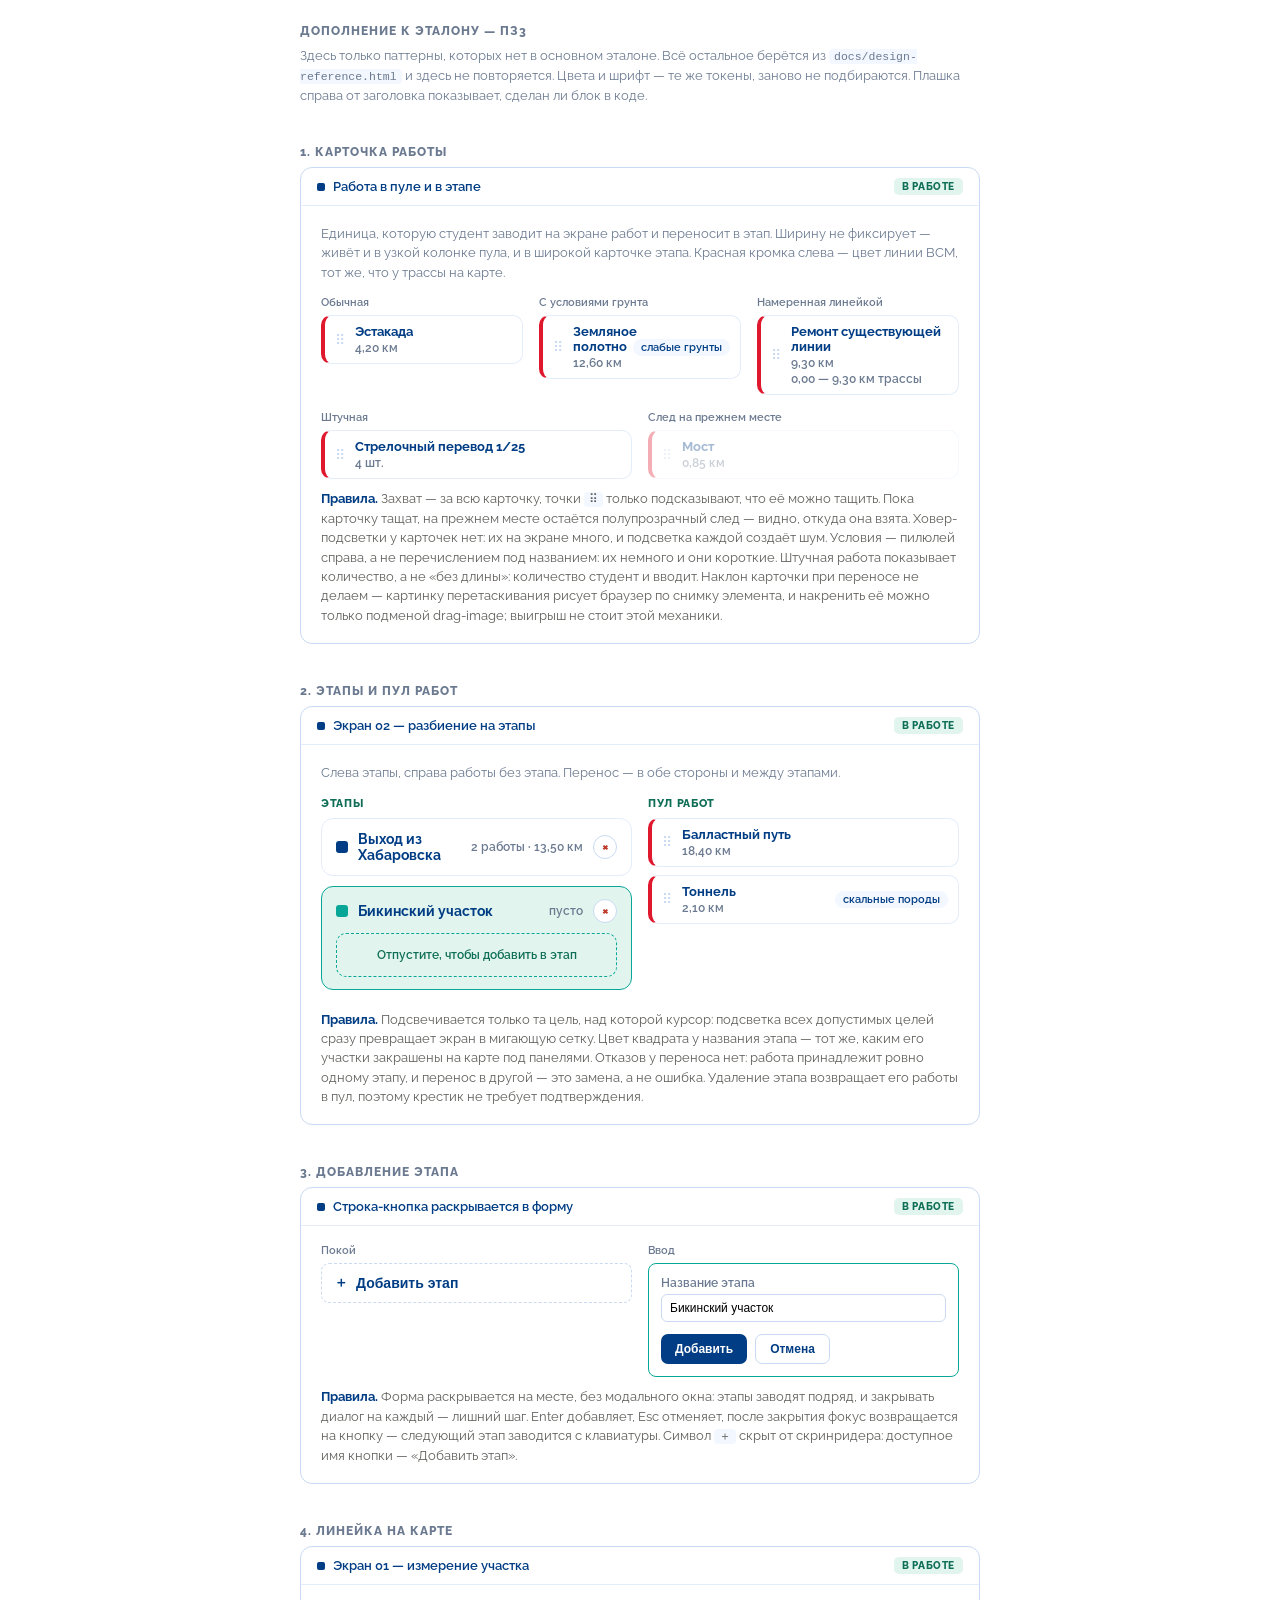
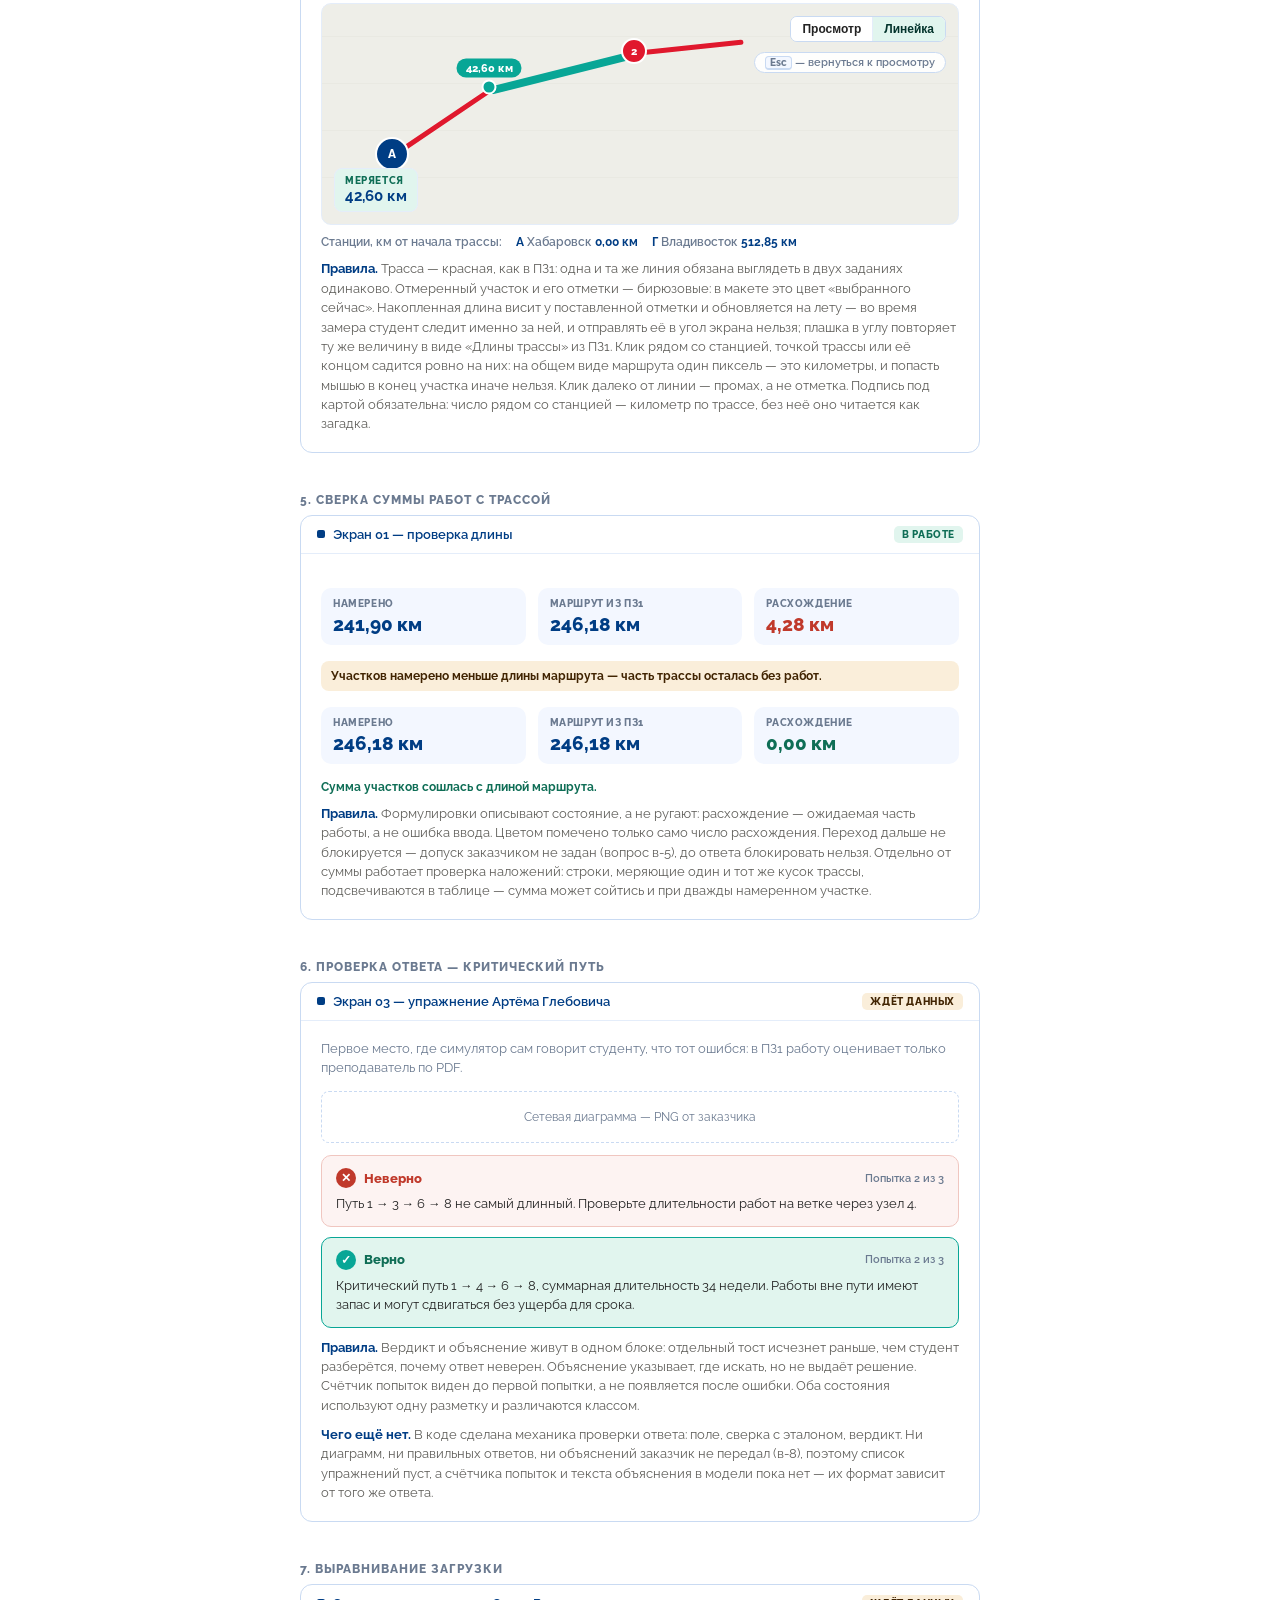
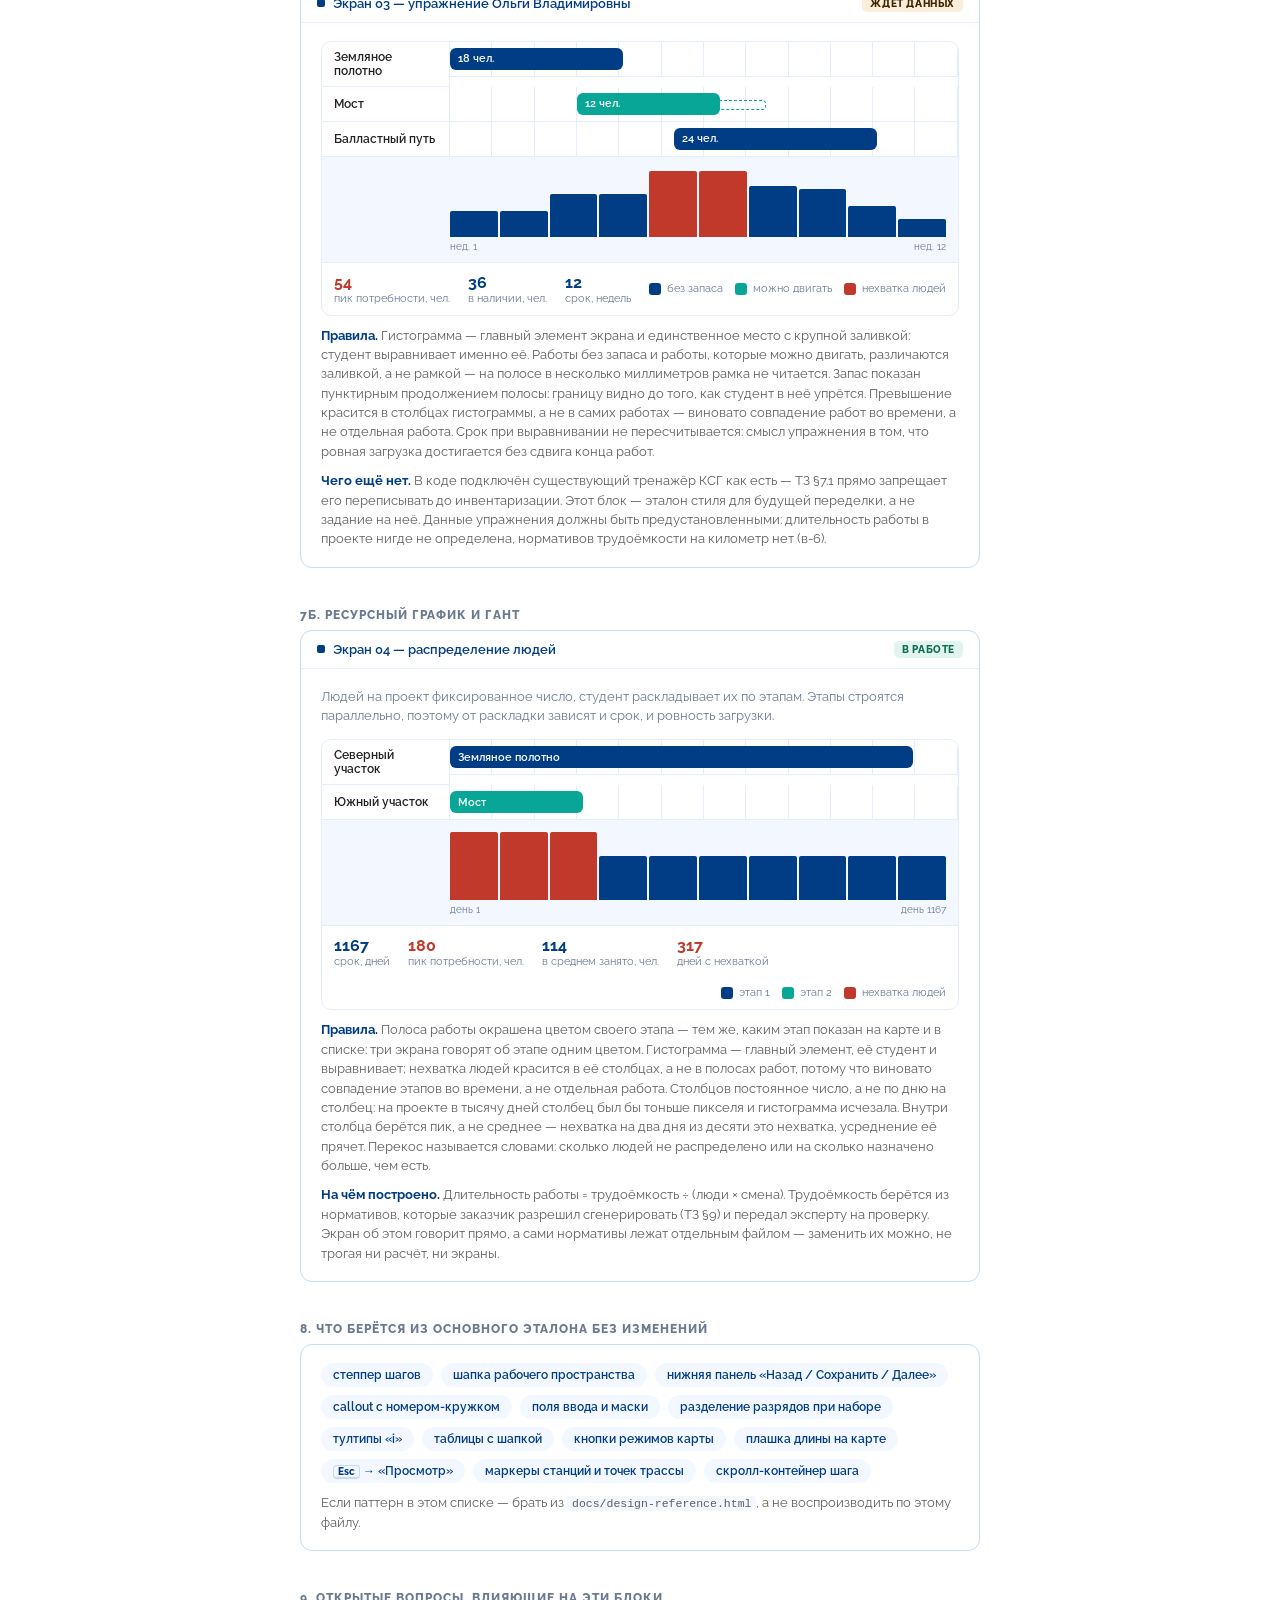
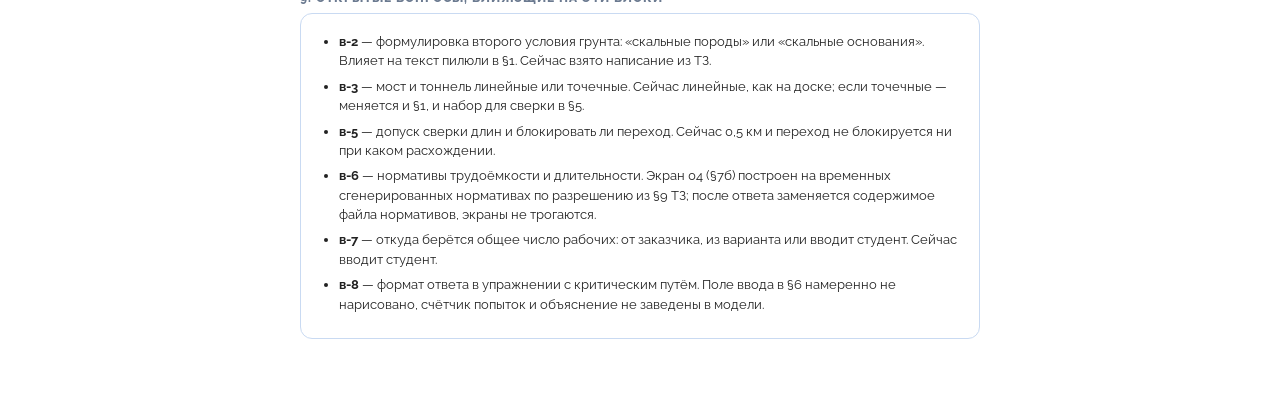
<file: docs/design-reference-pz3.html>
<!DOCTYPE html>
<!--
  ДОПОЛНЕНИЕ К ЭТАЛОНУ ДИЗАЙНА — ПЗ3 «Организация строительства».
  Читается вместе с docs/design-reference.html, а не вместо него: здесь только
  паттерны, которых в основном эталоне нет. Всё остальное — поля, маски,
  разряды, тултипы, шапка, нижняя панель, степпер, таблицы, режимы карты —
  берётся оттуда без изменений и здесь не дублируется.

  Токены те же, что в основном эталоне и в src/styles.css: indigo #003D84,
  teal #08A696, teal-подложка #E1F5EE, красная линия ВСМ #E0182D, рамки
  #E4EDFA / #C9DAF2, приглушённый #6B7A90, шрифт Raleway. Здесь они не
  выдумываются заново — при правке палитры менять в одном месте, в основном
  эталоне.

  Статус блоков помечен плашкой в разметке:
    «в работе»  — сделано на экранах 01–02 ветки wth7;
    «ждёт данных» — механика описана, но упирается в открытый вопрос ТЗ.
-->
<html lang="ru">
<head>
<meta charset="utf-8">
<title>VSM design reference — дополнение ПЗ3</title>
<link href="https://fonts.googleapis.com/css2?family=Raleway:wght@500;600;800&display=swap" rel="stylesheet">
<style>
  :root {
    /* Скопировано из docs/design-reference.html — не редактировать поодиночке. */
    --primary: #003D84;
    --teal: #08A696;
    --accent-light: #B9D2FF;
    --bg-soft: #F3F7FF;
    --ink: #232323;
    --teal-bg: #E1F5EE;
    --teal-text: #0F6E56;
    --teal-text-dark: #04342C;
    --border: #E4EDFA;
    --border-strong: #C9DAF2;
    --muted: #6B7A90;
    --indigo: #003D84;
    --future: #B9D2FF;
    --error: #C0392B;
    --error-bg: #FDF3F2;
    --error-border: #F0C6C0;
    --warn-bg: #FAEEDA;
    --warn-text: #412402;
    /* Цвет линии ВСМ — из палитры проекта, тот же, что на картах ПЗ1 и ПЗ3. */
    --route-hsr: #E0182D;
  }
  /* Шрифт тот же, что в приложении: Raleway во всём интерфейсе, без системных
     подмен. В сборке он лежит локально (@fontsource), здесь подключён ссылкой —
     это документ, а не страница модуля. */
  body { font-family: Raleway, Arial, sans-serif; background: #fff; margin: 0; padding: 24px; color: #222; }
  .ref-block { max-width: 680px; margin: 0 auto 40px; }
  .ref-label { font-weight: 800; font-size: 12px; color: var(--muted); text-transform: uppercase; letter-spacing: 1px; margin-bottom: 8px; }
  .ref-note { font-size: 12.5px; color: #5f5e5a; line-height: 1.55; margin: 10px 0 0; }
  .ref-note b { color: var(--indigo); }
  .card { border: 1px solid var(--border-strong); border-radius: 12px; overflow: hidden; background: #fff; }
  .card-head { display: flex; align-items: center; justify-content: space-between; padding: 10px 16px; border-bottom: 1px solid var(--border); }
  .card-head .tag { display: flex; align-items: center; gap: 8px; }
  .card-head .dot { width: 8px; height: 8px; border-radius: 2px; background: var(--indigo); }
  .card-head .title { font-weight: 600; font-size: 13px; color: var(--indigo); }
  .card-head .meta { font-size: 12px; color: var(--muted); font-weight: 500; }
  .card-body { padding: 18px 20px; }

  .status { font-weight: 800; font-size: 10px; letter-spacing: .06em; border-radius: 5px; padding: 3px 8px; text-transform: uppercase; }
  .status.done { color: var(--teal-text); background: var(--teal-bg); }
  .status.wait { color: var(--warn-text); background: var(--warn-bg); }

  .lede { font-size: 12.5px; color: var(--muted); line-height: 1.55; margin: 0 0 14px; }
  .states { display: flex; flex-wrap: wrap; gap: 16px; }
  .state { flex: 1 1 200px; min-width: 200px; }
  .state-title { font-weight: 600; font-size: 11px; color: var(--muted); margin-bottom: 6px; }

  /* ---------- 1. Карточка работы ---------- */
  .work-card { display: flex; align-items: center; gap: 10px; border: 1px solid var(--border); border-left: 4px solid var(--route-hsr); border-radius: 10px; padding: 8px 10px; background: #fff; cursor: grab; }
  .work-card .grip { color: var(--border-strong); font-size: 14px; line-height: 1; }
  .work-card .body { display: grid; gap: 2px; flex: 1; min-width: 0; }
  .work-card .name { font-weight: 700; font-size: 13px; color: var(--indigo); }
  .work-card .meta { font-size: 12px; font-weight: 600; color: var(--muted); font-variant-numeric: tabular-nums; }
  .work-card .pill { border-radius: 999px; padding: 2px 8px; background: var(--bg-soft); color: var(--indigo); font-size: 11px; font-weight: 600; white-space: nowrap; }
  .work-card.is-ghost { opacity: .35; }

  /* ---------- 2. Пул и этапы ---------- */
  .board { display: grid; grid-template-columns: 1fr 1fr; gap: 16px; }
  .col-title { font-weight: 800; font-size: 11px; letter-spacing: .06em; color: var(--teal-text); margin-bottom: 8px; text-transform: uppercase; }
  .stage { border: 1px solid var(--border); border-radius: 12px; padding: 12px 14px; background: #fff; margin-bottom: 10px; }
  .stage.is-over { border-color: var(--teal); background: var(--teal-bg); }
  .stage-head { display: flex; align-items: center; gap: 10px; }
  .stage-color { width: 12px; height: 12px; border-radius: 3px; flex: none; }
  .stage-title { flex: 1; font-weight: 700; font-size: 14px; color: var(--indigo); }
  .stage-meta { font-size: 12px; font-weight: 600; color: var(--muted); }
  .remove { display: grid; place-items: center; width: 22px; height: 22px; border: 1px solid var(--border-strong); border-radius: 50%; background: #fff; color: var(--error); font-size: 14px; font-weight: 800; }
  .drop-hint { margin: 10px 0 0; border: 1px dashed var(--border-strong); border-radius: 10px; padding: 14px; color: var(--muted); font-size: 12px; font-weight: 600; text-align: center; }
  .stage.is-over .drop-hint { border-color: var(--teal); color: var(--teal-text); }

  /* ---------- 3. Добавление этапа ---------- */
  .add-row { display: flex; align-items: center; gap: 8px; width: 100%; border: 1px dashed var(--border-strong); border-radius: 8px; padding: 10px 12px; background: none; color: var(--indigo); font-size: 14px; font-weight: 600; cursor: pointer; }
  .add-form { border: 1px solid var(--teal); border-radius: 8px; padding: 12px; background: #fff; }
  .add-form label { display: block; font-size: 12px; color: var(--muted); font-weight: 600; margin-bottom: 4px; }
  .add-form input { width: 100%; box-sizing: border-box; border: 1px solid var(--border-strong); border-radius: 6px; padding: 6px 8px; font-size: 12px;  }
  .add-actions { display: flex; gap: 8px; margin-top: 12px; }
  .btn-primary { font-weight: 600; font-size: 12px; color: #fff; background: var(--indigo); border: none; border-radius: 7px; padding: 7px 14px; cursor: pointer; }
  .btn-outline { font-weight: 600; font-size: 12px; color: var(--indigo); background: #fff; border: 1px solid var(--border-strong); border-radius: 7px; padding: 7px 14px; cursor: pointer; }

  /* ---------- 4. Линейка ---------- */
  .map { position: relative; height: 220px; border: 1px solid var(--border); border-radius: 10px; overflow: hidden; background: repeating-linear-gradient(0deg, #EEEEE8 0 46px, #E9E9E2 46px 47px), repeating-linear-gradient(90deg, #EEEEE8 0 78px, #E9E9E2 78px 79px); }
  .route-line { position: absolute; height: 5px; border-radius: 3px; background: var(--route-hsr); transform-origin: left center; }
  .span-line { position: absolute; height: 8px; border-radius: 4px; background: var(--teal); transform-origin: left center; }
  .mark { position: absolute; width: 11px; height: 11px; border-radius: 50%; background: var(--teal); border: 2px solid #fff; transform: translate(-50%, -50%); }
  .marker { position: absolute; display: grid; place-items: center; border-radius: 50%; border: 2px solid #fff; color: #fff; font-weight: 800; transform: translate(-50%, -50%); }
  .marker.station { width: 30px; height: 30px; background: var(--indigo); font-size: 12px; }
  .marker.point { width: 22px; height: 22px; background: var(--route-hsr); font-size: 11px; }
  .ruler-live { position: absolute; transform: translate(-50%, -150%); border-radius: 999px; padding: 3px 9px; background: var(--teal); color: #fff; font-size: 11px; font-weight: 800; font-variant-numeric: tabular-nums; white-space: nowrap; }
  .map-badge { position: absolute; left: 12px; bottom: 12px; border: 1px solid var(--border); border-radius: 8px; padding: 6px 10px; background: var(--teal-bg); }
  .map-badge span { display: block; font-weight: 800; font-size: 10px; letter-spacing: .06em; color: var(--teal-text); text-transform: uppercase; }
  .map-badge b { font-size: 15px; color: var(--indigo); font-variant-numeric: tabular-nums; }
  .modes { position: absolute; right: 12px; top: 12px; display: flex; border: 1px solid var(--border-strong); border-radius: 7px; overflow: hidden; background: #fff; }
  .modes button { font-size: 12px; font-weight: 600; padding: 5px 11px; border: 0; border-right: 1px solid var(--border); background: #fff; color: var(--ink); cursor: pointer; }
  .modes button:last-child { border-right: 0; }
  .modes button[aria-pressed="true"] { background: var(--teal-bg); color: var(--teal-text-dark); }
  .esc-hint { position: absolute; right: 12px; top: 48px; border: 1px solid var(--border-strong); border-radius: 999px; padding: 3px 10px; background: rgba(255,255,255,.92); font-size: 11px; font-weight: 600; color: var(--muted); }
  kbd { font: inherit; font-size: 10px; font-weight: 800; background: var(--bg-soft); border: 1px solid var(--border-strong); border-bottom-width: 2px; border-radius: 4px; padding: 0 4px; }
  .legend-line { display: flex; flex-wrap: wrap; gap: 6px 14px; margin-top: 10px; font-size: 12px; font-weight: 600; color: var(--muted); align-items: center; }
  .legend-line b { color: var(--indigo); }

  /* ---------- 5. Сверка длины ---------- */
  .recon { display: flex; flex-wrap: wrap; gap: 12px; }
  .recon div { flex: 1 1 150px; background: var(--bg-soft); border-radius: 10px; padding: 10px 12px; }
  .recon dt { font-weight: 800; font-size: 10px; letter-spacing: .06em; color: var(--muted); text-transform: uppercase; margin-bottom: 4px; }
  .recon dd { margin: 0; font-weight: 800; font-size: 19px; color: var(--indigo); font-variant-numeric: tabular-nums; }
  .recon dd.is-off { color: var(--error); }
  .recon dd.is-matched { color: var(--teal-text); }
  .state-msg { margin: 10px 0 0; font-size: 12px; font-weight: 700; }
  .state-msg.warn { color: var(--warn-text); background: var(--warn-bg); border-radius: 8px; padding: 8px 10px; }
  .state-msg.ok { color: var(--teal-text); }

  /* ---------- 6. Проверка ответа ---------- */
  .answer { border: 1px solid var(--border); border-radius: 10px; padding: 12px 14px; }
  .answer + .answer { margin-top: 10px; }
  .answer.correct { border-color: var(--teal); background: var(--teal-bg); }
  .answer.wrong { border-color: var(--error-border); background: var(--error-bg); }
  .verdict { display: flex; align-items: center; gap: 8px; font-weight: 800; font-size: 13px; margin-bottom: 6px; }
  .verdict.correct { color: var(--teal-text); }
  .verdict.wrong { color: var(--error); }
  .mark-badge { width: 20px; height: 20px; border-radius: 50%; display: grid; place-items: center; color: #fff; font-size: 12px; flex: none; }
  .mark-badge.correct { background: var(--teal); }
  .mark-badge.wrong { background: var(--error); }
  .attempts { margin-left: auto; font-size: 11px; font-weight: 600; color: var(--muted); }
  .answer p { font-size: 12.5px; margin: 0; line-height: 1.55; }
  .diagram { border: 1px dashed var(--border-strong); border-radius: 8px; padding: 18px; text-align: center; color: var(--muted); font-size: 12px; margin-bottom: 12px; }

  /* ---------- 7. Выравнивание ---------- */
  .ksg { border: 1px solid var(--border); border-radius: 10px; overflow: hidden; }
  .ksg-grid { display: grid; grid-template-columns: 128px 1fr; }
  .ksg-label { padding: 8px 12px; font-size: 12px; font-weight: 600; border-bottom: 1px solid var(--border); border-right: 1px solid var(--border); display: flex; align-items: center; }
  .ksg-track { position: relative; height: 34px; border-bottom: 1px solid var(--border); background: repeating-linear-gradient(90deg, transparent 0 calc(8.33% - 1px), var(--border) calc(8.33% - 1px), var(--border) 8.33%); }
  .bar { position: absolute; top: 6px; height: 22px; border-radius: 6px; background: var(--indigo); color: #fff; font-size: 11px; font-weight: 600; display: flex; align-items: center; padding: 0 8px; }
  .bar.movable { background: var(--teal); }
  .slack { position: absolute; top: 13px; height: 8px; border: 1px dashed var(--teal); border-left: 0; border-radius: 0 4px 4px 0; }
  .hist { display: flex; align-items: flex-end; gap: 2px; height: 68px; padding: 12px 12px 0 128px; background: var(--bg-soft); }
  .hist i { flex: 1; background: var(--indigo); border-radius: 2px 2px 0 0; }
  .hist i.over { background: var(--error); }
  .hist-axis { display: flex; justify-content: space-between; padding: 4px 12px 10px 128px; background: var(--bg-soft); font-size: 10px; color: var(--muted); }
  .ksg-foot { display: flex; flex-wrap: wrap; gap: 18px; align-items: center; padding: 10px 12px; border-top: 1px solid var(--border); }
  .metric { font-size: 11px; color: var(--muted); }
  .metric b { display: block; font-size: 16px; color: var(--indigo); font-variant-numeric: tabular-nums; }
  .metric.bad b { color: var(--error); }
  .legend { display: flex; gap: 12px; margin-left: auto; font-size: 11px; color: var(--muted); flex-wrap: wrap; }
  .legend span { display: flex; align-items: center; gap: 6px; }
  .sw { width: 12px; height: 12px; border-radius: 3px; display: inline-block; }

  .reuse { display: flex; flex-wrap: wrap; gap: 8px; }
  .reuse span { font-size: 12px; font-weight: 600; background: var(--bg-soft); color: var(--indigo); border-radius: 999px; padding: 5px 12px; }
  ul { margin: 0; padding-left: 1.15em; }
  li { font-size: 12.5px; margin-bottom: 6px; line-height: 1.55; }
  code { background: var(--bg-soft); border-radius: 4px; padding: 1px 5px; font-size: .92em; }
</style>
</head>
<body>

<div class="ref-block">
  <div class="ref-label">Дополнение к эталону — ПЗ3</div>
  <p class="lede">
    Здесь только паттерны, которых нет в основном эталоне. Всё остальное берётся из
    <code>docs/design-reference.html</code> и здесь не повторяется. Цвета и шрифт — те же токены,
    заново не подбираются. Плашка справа от заголовка показывает, сделан ли блок в коде.
  </p>
</div>

<!-- 1 -->
<div class="ref-block">
  <div class="ref-label">1. Карточка работы</div>
  <div class="card">
    <div class="card-head">
      <div class="tag"><span class="dot"></span><span class="title">Работа в пуле и в этапе</span></div>
      <span class="status done">в работе</span>
    </div>
    <div class="card-body">
      <p class="lede">
        Единица, которую студент заводит на экране работ и переносит в этап. Ширину не фиксирует —
        живёт и в узкой колонке пула, и в широкой карточке этапа. Красная кромка слева — цвет линии
        ВСМ, тот же, что у трассы на карте.
      </p>
      <div class="states">
        <div class="state">
          <div class="state-title">Обычная</div>
          <div class="work-card">
            <span class="grip">⠿</span>
            <span class="body"><span class="name">Эстакада</span><span class="meta">4,20 км</span></span>
          </div>
        </div>
        <div class="state">
          <div class="state-title">С условиями грунта</div>
          <div class="work-card">
            <span class="grip">⠿</span>
            <span class="body"><span class="name">Земляное полотно</span><span class="meta">12,60 км</span></span>
            <span class="pill">слабые грунты</span>
          </div>
        </div>
        <div class="state">
          <div class="state-title">Намеренная линейкой</div>
          <div class="work-card">
            <span class="grip">⠿</span>
            <span class="body"><span class="name">Ремонт существующей линии</span><span class="meta">9,30 км</span><span class="meta">0,00 — 9,30 км трассы</span></span>
          </div>
        </div>
        <div class="state">
          <div class="state-title">Штучная</div>
          <div class="work-card">
            <span class="grip">⠿</span>
            <span class="body"><span class="name">Стрелочный перевод 1/25</span><span class="meta">4 шт.</span></span>
          </div>
        </div>
        <div class="state">
          <div class="state-title">След на прежнем месте</div>
          <div class="work-card is-ghost">
            <span class="grip">⠿</span>
            <span class="body"><span class="name">Мост</span><span class="meta">0,85 км</span></span>
          </div>
        </div>
      </div>
      <p class="ref-note">
        <b>Правила.</b> Захват — за всю карточку, точки <code>⠿</code> только подсказывают, что её можно
        тащить. Пока карточку тащат, на прежнем месте остаётся полупрозрачный след — видно, откуда
        она взята. Ховер-подсветки у карточек нет: их на экране много, и подсветка каждой создаёт шум.
        Условия — пилюлей справа, а не перечислением под названием: их немного и они короткие.
        Штучная работа показывает количество, а не «без длины»: количество студент и вводит.
        Наклон карточки при переносе не делаем — картинку перетаскивания рисует браузер по снимку
        элемента, и накренить её можно только подменой drag-image; выигрыш не стоит этой механики.
      </p>
    </div>
  </div>
</div>

<!-- 2 -->
<div class="ref-block">
  <div class="ref-label">2. Этапы и пул работ</div>
  <div class="card">
    <div class="card-head">
      <div class="tag"><span class="dot"></span><span class="title">Экран 02 — разбиение на этапы</span></div>
      <span class="status done">в работе</span>
    </div>
    <div class="card-body">
      <p class="lede">Слева этапы, справа работы без этапа. Перенос — в обе стороны и между этапами.</p>
      <div class="board">
        <div>
          <div class="col-title">Этапы</div>
          <div class="stage">
            <div class="stage-head">
              <span class="stage-color" style="background:#003D84"></span>
              <span class="stage-title">Выход из Хабаровска</span>
              <span class="stage-meta">2 работы · 13,50 км</span>
              <span class="remove">×</span>
            </div>
          </div>
          <div class="stage is-over">
            <div class="stage-head">
              <span class="stage-color" style="background:#08A696"></span>
              <span class="stage-title">Бикинский участок</span>
              <span class="stage-meta">пусто</span>
              <span class="remove">×</span>
            </div>
            <p class="drop-hint">Отпустите, чтобы добавить в этап</p>
          </div>
        </div>
        <div>
          <div class="col-title">Пул работ</div>
          <div class="work-card" style="margin-bottom:8px">
            <span class="grip">⠿</span>
            <span class="body"><span class="name">Балластный путь</span><span class="meta">18,40 км</span></span>
          </div>
          <div class="work-card">
            <span class="grip">⠿</span>
            <span class="body"><span class="name">Тоннель</span><span class="meta">2,10 км</span></span>
            <span class="pill">скальные породы</span>
          </div>
        </div>
      </div>
      <p class="ref-note">
        <b>Правила.</b> Подсвечивается только та цель, над которой курсор: подсветка всех допустимых
        целей сразу превращает экран в мигающую сетку. Цвет квадрата у названия этапа — тот же, каким
        его участки закрашены на карте под панелями. Отказов у переноса нет: работа принадлежит ровно
        одному этапу, и перенос в другой — это замена, а не ошибка. Удаление этапа возвращает его
        работы в пул, поэтому крестик не требует подтверждения.
      </p>
    </div>
  </div>
</div>

<!-- 3 -->
<div class="ref-block">
  <div class="ref-label">3. Добавление этапа</div>
  <div class="card">
    <div class="card-head">
      <div class="tag"><span class="dot"></span><span class="title">Строка-кнопка раскрывается в форму</span></div>
      <span class="status done">в работе</span>
    </div>
    <div class="card-body">
      <div class="states">
        <div class="state">
          <div class="state-title">Покой</div>
          <button class="add-row"><span>＋</span> Добавить этап</button>
        </div>
        <div class="state">
          <div class="state-title">Ввод</div>
          <div class="add-form">
            <label for="stg">Название этапа</label>
            <input id="stg" value="Бикинский участок">
            <div class="add-actions"><button class="btn-primary">Добавить</button><button class="btn-outline">Отмена</button></div>
          </div>
        </div>
      </div>
      <p class="ref-note">
        <b>Правила.</b> Форма раскрывается на месте, без модального окна: этапы заводят подряд, и
        закрывать диалог на каждый — лишний шаг. Enter добавляет, Esc отменяет, после закрытия фокус
        возвращается на кнопку — следующий этап заводится с клавиатуры. Символ <code>＋</code> скрыт от
        скринридера: доступное имя кнопки — «Добавить этап».
      </p>
    </div>
  </div>
</div>

<!-- 4 -->
<div class="ref-block">
  <div class="ref-label">4. Линейка на карте</div>
  <div class="card">
    <div class="card-head">
      <div class="tag"><span class="dot"></span><span class="title">Экран 01 — измерение участка</span></div>
      <span class="status done">в работе</span>
    </div>
    <div class="card-body">
      <div class="map">
        <div class="modes"><button aria-pressed="false">Просмотр</button><button aria-pressed="true">Линейка</button></div>
        <div class="esc-hint"><kbd>Esc</kbd> — вернуться к просмотру</div>

        <div class="route-line" style="left:70px; top:150px; width:120px; transform:rotate(-34deg)"></div>
        <div class="span-line" style="left:167px; top:83px; width:150px; transform:rotate(-14deg)"></div>
        <div class="route-line" style="left:312px; top:47px; width:110px; transform:rotate(-6deg)"></div>
        <div class="mark" style="left:167px; top:83px"></div>
        <div class="mark" style="left:312px; top:47px"></div>
        <div class="ruler-live" style="left:167px; top:83px">42,60 км</div>
        <div class="marker station" style="left:70px; top:150px">А</div>
        <div class="marker point" style="left:312px; top:47px">2</div>
        <div class="map-badge"><span>Меряется</span><b>42,60 км</b></div>
      </div>
      <div class="legend-line">
        <span>Станции, км от начала трассы:</span>
        <span><b>А</b> Хабаровск <b>0,00 км</b></span>
        <span><b>Г</b> Владивосток <b>512,85 км</b></span>
      </div>
      <p class="ref-note">
        <b>Правила.</b> Трасса — красная, как в ПЗ1: одна и та же линия обязана выглядеть в двух
        заданиях одинаково. Отмеренный участок и его отметки — бирюзовые: в макете это цвет
        «выбранного сейчас». Накопленная длина висит у поставленной отметки и обновляется на лету —
        во время замера студент следит именно за ней, и отправлять её в угол экрана нельзя; плашка в
        углу повторяет ту же величину в виде «Длины трассы» из ПЗ1. Клик рядом со станцией, точкой
        трассы или её концом садится ровно на них: на общем виде маршрута один пиксель — это
        километры, и попасть мышью в конец участка иначе нельзя. Клик далеко от линии — промах, а не
        отметка. Подпись под картой обязательна: число рядом со станцией — километр по трассе, без
        неё оно читается как загадка.
      </p>
    </div>
  </div>
</div>

<!-- 5 -->
<div class="ref-block">
  <div class="ref-label">5. Сверка суммы работ с трассой</div>
  <div class="card">
    <div class="card-head">
      <div class="tag"><span class="dot"></span><span class="title">Экран 01 — проверка длины</span></div>
      <span class="status done">в работе</span>
    </div>
    <div class="card-body">
      <dl class="recon">
        <div><dt>Намерено</dt><dd>241,90 км</dd></div>
        <div><dt>Маршрут из ПЗ1</dt><dd>246,18 км</dd></div>
        <div><dt>Расхождение</dt><dd class="is-off">4,28 км</dd></div>
      </dl>
      <p class="state-msg warn">Участков намерено меньше длины маршрута — часть трассы осталась без работ.</p>

      <dl class="recon" style="margin-top:16px">
        <div><dt>Намерено</dt><dd>246,18 км</dd></div>
        <div><dt>Маршрут из ПЗ1</dt><dd>246,18 км</dd></div>
        <div><dt>Расхождение</dt><dd class="is-matched">0,00 км</dd></div>
      </dl>
      <p class="state-msg ok">Сумма участков сошлась с длиной маршрута.</p>

      <p class="ref-note">
        <b>Правила.</b> Формулировки описывают состояние, а не ругают: расхождение — ожидаемая часть
        работы, а не ошибка ввода. Цветом помечено только само число расхождения. Переход дальше не
        блокируется — допуск заказчиком не задан (вопрос в-5), до ответа блокировать нельзя. Отдельно
        от суммы работает проверка наложений: строки, меряющие один и тот же кусок трассы,
        подсвечиваются в таблице — сумма может сойтись и при дважды намеренном участке.
      </p>
    </div>
  </div>
</div>

<!-- 6 -->
<div class="ref-block">
  <div class="ref-label">6. Проверка ответа — критический путь</div>
  <div class="card">
    <div class="card-head">
      <div class="tag"><span class="dot"></span><span class="title">Экран 03 — упражнение Артёма Глебовича</span></div>
      <span class="status wait">ждёт данных</span>
    </div>
    <div class="card-body">
      <p class="lede">
        Первое место, где симулятор сам говорит студенту, что тот ошибся: в ПЗ1 работу оценивает
        только преподаватель по PDF.
      </p>
      <div class="diagram">Сетевая диаграмма — PNG от заказчика</div>
      <div class="answer wrong">
        <div class="verdict wrong"><span class="mark-badge wrong">✕</span> Неверно<span class="attempts">Попытка 2 из 3</span></div>
        <p>Путь 1 → 3 → 6 → 8 не самый длинный. Проверьте длительности работ на ветке через узел 4.</p>
      </div>
      <div class="answer correct">
        <div class="verdict correct"><span class="mark-badge correct">✓</span> Верно<span class="attempts">Попытка 2 из 3</span></div>
        <p>Критический путь 1 → 4 → 6 → 8, суммарная длительность 34 недели. Работы вне пути имеют запас и могут сдвигаться без ущерба для срока.</p>
      </div>
      <p class="ref-note">
        <b>Правила.</b> Вердикт и объяснение живут в одном блоке: отдельный тост исчезнет раньше, чем
        студент разберётся, почему ответ неверен. Объяснение указывает, где искать, но не выдаёт
        решение. Счётчик попыток виден до первой попытки, а не появляется после ошибки. Оба состояния
        используют одну разметку и различаются классом.
      </p>
      <p class="ref-note">
        <b>Чего ещё нет.</b> В коде сделана механика проверки ответа: поле, сверка с эталоном, вердикт.
        Ни диаграмм, ни правильных ответов, ни объяснений заказчик не передал (в-8), поэтому список
        упражнений пуст, а счётчика попыток и текста объяснения в модели пока нет — их формат зависит
        от того же ответа.
      </p>
    </div>
  </div>
</div>

<!-- 7 -->
<div class="ref-block">
  <div class="ref-label">7. Выравнивание загрузки</div>
  <div class="card">
    <div class="card-head">
      <div class="tag"><span class="dot"></span><span class="title">Экран 03 — упражнение Ольги Владимировны</span></div>
      <span class="status wait">ждёт данных</span>
    </div>
    <div class="card-body">
      <div class="ksg">
        <div class="ksg-grid">
          <div class="ksg-label">Земляное полотно</div>
          <div class="ksg-track"><div class="bar" style="left:0; width:31%">18 чел.</div></div>
          <div class="ksg-label">Мост</div>
          <div class="ksg-track"><div class="bar movable" style="left:25%; width:25%">12 чел.</div><div class="slack" style="left:50%; width:12%"></div></div>
          <div class="ksg-label">Балластный путь</div>
          <div class="ksg-track"><div class="bar" style="left:44%; width:37%">24 чел.</div></div>
        </div>
        <div class="hist">
          <i style="height:38%"></i><i style="height:38%"></i><i style="height:62%"></i><i style="height:62%"></i>
          <i class="over" style="height:96%"></i><i class="over" style="height:96%"></i><i style="height:74%"></i>
          <i style="height:70%"></i><i style="height:45%"></i><i style="height:26%"></i>
        </div>
        <div class="hist-axis"><span>нед. 1</span><span>нед. 12</span></div>
        <div class="ksg-foot">
          <div class="metric bad"><b>54</b>пик потребности, чел.</div>
          <div class="metric"><b>36</b>в наличии, чел.</div>
          <div class="metric"><b>12</b>срок, недель</div>
          <div class="legend">
            <span><i class="sw" style="background:#003D84"></i> без запаса</span>
            <span><i class="sw" style="background:#08A696"></i> можно двигать</span>
            <span><i class="sw" style="background:#C0392B"></i> нехватка людей</span>
          </div>
        </div>
      </div>
      <p class="ref-note">
        <b>Правила.</b> Гистограмма — главный элемент экрана и единственное место с крупной заливкой:
        студент выравнивает именно её. Работы без запаса и работы, которые можно двигать, различаются
        заливкой, а не рамкой — на полосе в несколько миллиметров рамка не читается. Запас показан
        пунктирным продолжением полосы: границу видно до того, как студент в неё упрётся. Превышение
        красится в столбцах гистограммы, а не в самих работах — виновато совпадение работ во времени,
        а не отдельная работа. Срок при выравнивании не пересчитывается: смысл упражнения в том, что
        ровная загрузка достигается без сдвига конца работ.
      </p>
      <p class="ref-note">
        <b>Чего ещё нет.</b> В коде подключён существующий тренажёр КСГ как есть — ТЗ §7.1 прямо
        запрещает его переписывать до инвентаризации. Этот блок — эталон стиля для будущей переделки,
        а не задание на неё. Данные упражнения должны быть предустановленными: длительность работы в
        проекте нигде не определена, нормативов трудоёмкости на километр нет (в-6).
      </p>
    </div>
  </div>
</div>

<!-- 7б -->
<div class="ref-block">
  <div class="ref-label">7б. Ресурсный график и Гант</div>
  <div class="card">
    <div class="card-head">
      <div class="tag"><span class="dot"></span><span class="title">Экран 04 — распределение людей</span></div>
      <span class="status done">в работе</span>
    </div>
    <div class="card-body">
      <p class="lede">
        Людей на проект фиксированное число, студент раскладывает их по этапам. Этапы строятся
        параллельно, поэтому от раскладки зависят и срок, и ровность загрузки.
      </p>

      <div class="ksg">
        <div class="ksg-grid">
          <div class="ksg-label">Северный участок</div>
          <div class="ksg-track"><div class="bar" style="left:0; width:88%">Земляное полотно</div></div>
          <div class="ksg-label">Южный участок</div>
          <div class="ksg-track"><div class="bar movable" style="left:0; width:23%">Мост</div></div>
        </div>
        <div class="hist">
          <i class="over" style="height:100%"></i><i class="over" style="height:100%"></i><i class="over" style="height:100%"></i>
          <i style="height:66%"></i><i style="height:66%"></i><i style="height:66%"></i><i style="height:66%"></i>
          <i style="height:66%"></i><i style="height:66%"></i><i style="height:66%"></i>
        </div>
        <div class="hist-axis"><span>день 1</span><span>день 1167</span></div>
        <div class="ksg-foot">
          <div class="metric"><b>1167</b>срок, дней</div>
          <div class="metric bad"><b>180</b>пик потребности, чел.</div>
          <div class="metric"><b>114</b>в среднем занято, чел.</div>
          <div class="metric bad"><b>317</b>дней с нехваткой</div>
          <div class="legend">
            <span><i class="sw" style="background:#003D84"></i> этап 1</span>
            <span><i class="sw" style="background:#08A696"></i> этап 2</span>
            <span><i class="sw" style="background:#C0392B"></i> нехватка людей</span>
          </div>
        </div>
      </div>

      <p class="ref-note">
        <b>Правила.</b> Полоса работы окрашена цветом своего этапа — тем же, каким этап показан на
        карте и в списке: три экрана говорят об этапе одним цветом. Гистограмма — главный элемент, её
        студент и выравнивает; нехватка людей красится в её столбцах, а не в полосах работ, потому что
        виновато совпадение этапов во времени, а не отдельная работа. Столбцов постоянное число, а не
        по дню на столбец: на проекте в тысячу дней столбец был бы тоньше пикселя и гистограмма
        исчезала. Внутри столбца берётся пик, а не среднее — нехватка на два дня из десяти это
        нехватка, усреднение её прячет. Перекос называется словами: сколько людей не распределено или
        на сколько назначено больше, чем есть.
      </p>
      <p class="ref-note">
        <b>На чём построено.</b> Длительность работы = трудоёмкость ÷ (люди × смена). Трудоёмкость
        берётся из нормативов, которые заказчик разрешил сгенерировать (ТЗ §9) и передал эксперту на
        проверку. Экран об этом говорит прямо, а сами нормативы лежат отдельным файлом — заменить их
        можно, не трогая ни расчёт, ни экраны.
      </p>
    </div>
  </div>
</div>

<!-- 8 -->
<div class="ref-block">
  <div class="ref-label">8. Что берётся из основного эталона без изменений</div>
  <div class="card">
    <div class="card-body">
      <div class="reuse">
        <span>степпер шагов</span><span>шапка рабочего пространства</span><span>нижняя панель «Назад / Сохранить / Далее»</span>
        <span>callout с номером-кружком</span><span>поля ввода и маски</span><span>разделение разрядов при наборе</span>
        <span>тултипы «i»</span><span>таблицы с шапкой</span><span>кнопки режимов карты</span><span>плашка длины на карте</span>
        <span><kbd>Esc</kbd> → «Просмотр»</span><span>маркеры станций и точек трассы</span><span>скролл-контейнер шага</span>
      </div>
      <p class="ref-note">Если паттерн в этом списке — брать из <code>docs/design-reference.html</code>, а не воспроизводить по этому файлу.</p>
    </div>
  </div>
</div>

<!-- 9 -->
<div class="ref-block">
  <div class="ref-label">9. Открытые вопросы, влияющие на эти блоки</div>
  <div class="card">
    <div class="card-body">
      <ul>
        <li><b>в-2</b> — формулировка второго условия грунта: «скальные породы» или «скальные основания». Влияет на текст пилюли в §1. Сейчас взято написание из ТЗ.</li>
        <li><b>в-3</b> — мост и тоннель линейные или точечные. Сейчас линейные, как на доске; если точечные — меняется и §1, и набор для сверки в §5.</li>
        <li><b>в-5</b> — допуск сверки длин и блокировать ли переход. Сейчас 0,5 км и переход не блокируется ни при каком расхождении.</li>
        <li><b>в-6</b> — нормативы трудоёмкости и длительности. Экран 04 (§7б) построен на временных сгенерированных нормативах по разрешению из §9 ТЗ; после ответа заменяется содержимое файла нормативов, экраны не трогаются.</li>
        <li><b>в-7</b> — откуда берётся общее число рабочих: от заказчика, из варианта или вводит студент. Сейчас вводит студент.</li>
        <li><b>в-8</b> — формат ответа в упражнении с критическим путём. Поле ввода в §6 намеренно не нарисовано, счётчик попыток и объяснение не заведены в модели.</li>
      </ul>
    </div>
  </div>
</div>

</body>
</html>
</file>
